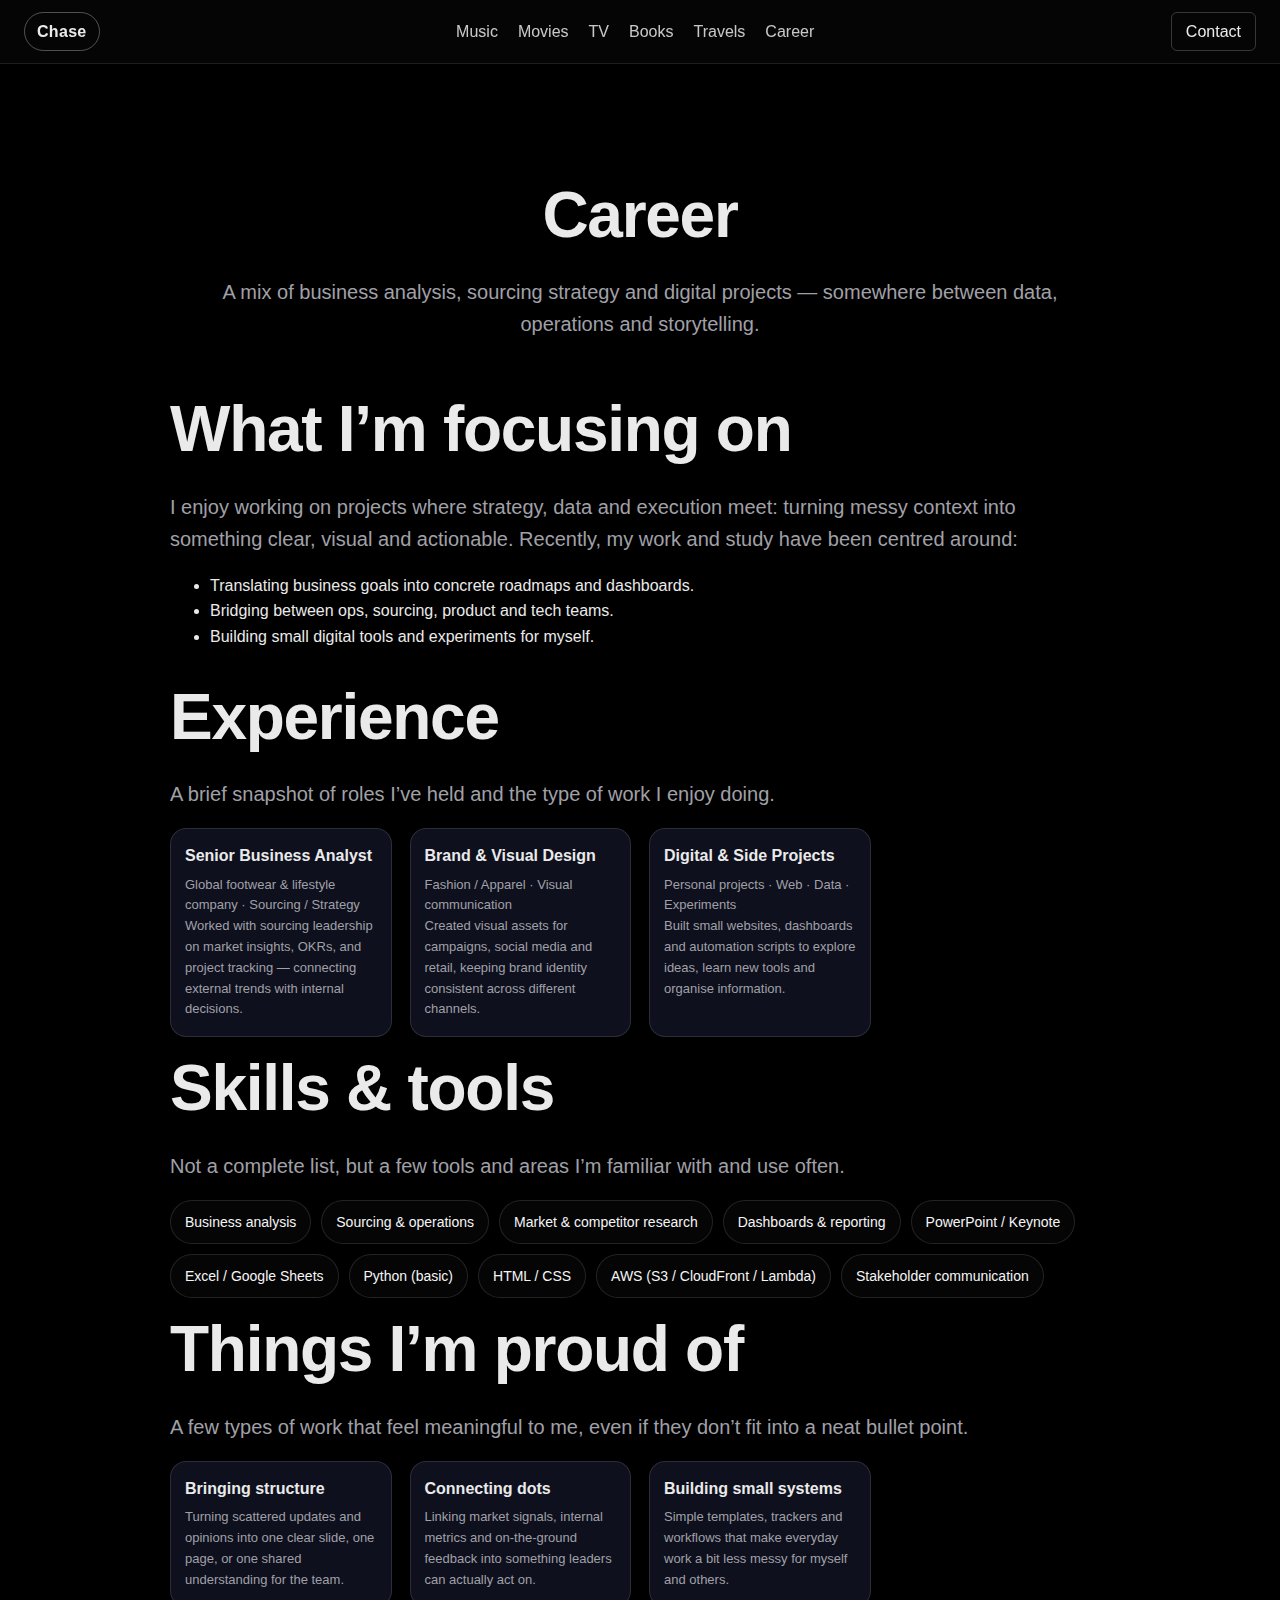
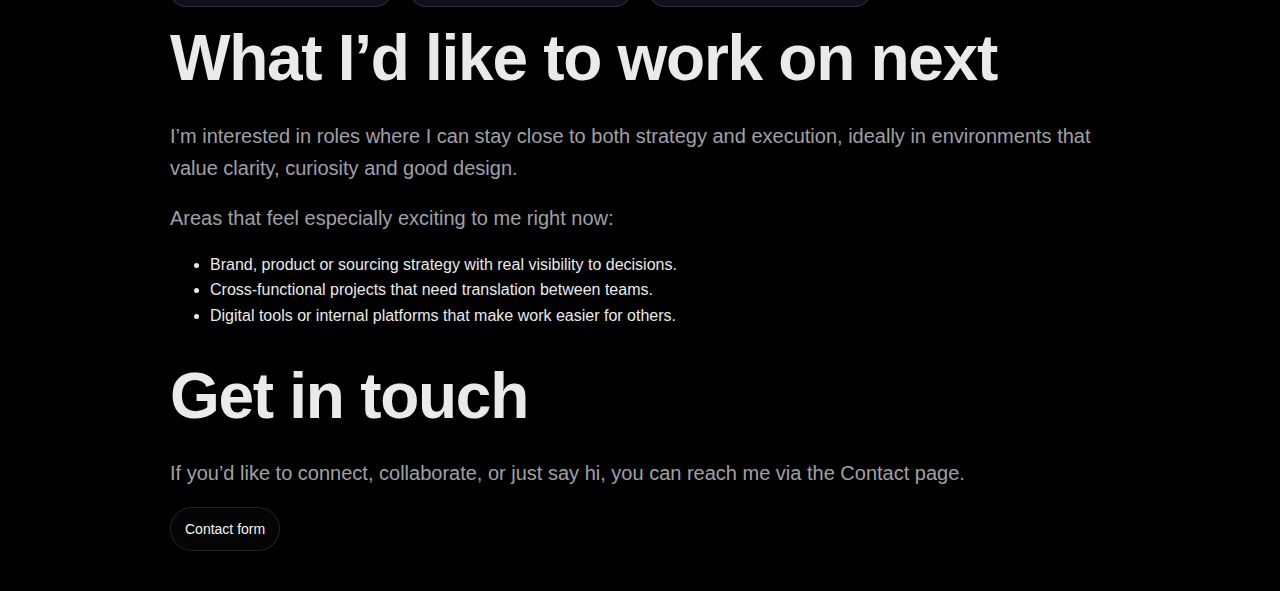
<file: career.html>
<!DOCTYPE html>
<html lang="en">

<head>
    <meta charset="UTF-8" />
    <meta name="viewport" content="width=device-width, initial-scale=1.0" />
    <title>Career | Chase Cui</title>
    <link rel="stylesheet" href="style.css" />
    <link rel="icon" href="/favicon.ico" type="image/x-icon">
</head>

<!-- career 页面：偏 portfolio / about me -->

<body class="career-page">
    <header class="nav">
        <a class="brand" href="index.html#top">Chase</a>
        <nav class="menu">
            <a href="music.html">Music</a>
            <a href="movies.html">Movies</a>
            <a href="tv.html">TV</a>
            <a href="books.html">Books</a>
            <a href="travels.html">Travels</a>
            <a href="career.html">Career</a>
        </nav>
        <a class="contact-btn" href="contact.html">Contact</a>
    </header>

    <div class="content-wrapper">

        <!-- Hero：一句话介绍你的职业身份 / 方向 -->
        <section class="hero">
            <h1>Career</h1>
            <p>
                A mix of business analysis, sourcing strategy and digital projects —
                somewhere between data, operations and storytelling.
            </p>
        </section>

        <!-- Section 1：Current focus / 简短自我介绍 -->
        <section class="content-section" id="current-focus">
            <h2>What I’m focusing on</h2>
            <p>
                I enjoy working on projects where strategy, data and execution meet:
                turning messy context into something clear, visual and actionable.
                Recently, my work and study have been centred around:
            </p>

            <ul>
                <li>Translating business goals into concrete roadmaps and dashboards.</li>
                <li>Bridging between ops, sourcing, product and tech teams.</li>
                <li>Building small digital tools and experiments for myself.</li>
            </ul>
        </section>

        <!-- Section 2：Experience 用卡片简单列出几段经历 -->
        <section class="content-section" id="experience">
            <h2>Experience</h2>
            <p>
                A brief snapshot of roles I’ve held and the type of work I enjoy doing.
            </p>

            <div class="grid-cards">
                <!-- 下面的内容你之后可以按真实履历改 -->
                <article class="card">
                    <div class="card__body">
                        <h3 class="card__title">Senior Business Analyst</h3>
                        <p class="card__meta">
                            Global footwear & lifestyle company · Sourcing / Strategy
                        </p>
                        <p class="card__meta">
                            Worked with sourcing leadership on market insights, OKRs, and
                            project tracking — connecting external trends with internal decisions.
                        </p>
                    </div>
                </article>

                <article class="card">
                    <div class="card__body">
                        <h3 class="card__title">Brand & Visual Design</h3>
                        <p class="card__meta">
                            Fashion / Apparel · Visual communication
                        </p>
                        <p class="card__meta">
                            Created visual assets for campaigns, social media and retail,
                            keeping brand identity consistent across different channels.
                        </p>
                    </div>
                </article>

                <article class="card">
                    <div class="card__body">
                        <h3 class="card__title">Digital & Side Projects</h3>
                        <p class="card__meta">
                            Personal projects · Web · Data · Experiments
                        </p>
                        <p class="card__meta">
                            Built small websites, dashboards and automation scripts to
                            explore ideas, learn new tools and organise information.
                        </p>
                    </div>
                </article>
            </div>
        </section>

        <!-- Section 3：Skills & tools -->
        <section class="content-section" id="skills">
            <h2>Skills & tools</h2>
            <p>
                Not a complete list, but a few tools and areas I’m familiar with and use often.
            </p>

            <!-- 这里用 pill-links 做“技能标签” -->
            <ul class="pill-links">
                <li><a href="#">Business analysis</a></li>
                <li><a href="#">Sourcing & operations</a></li>
                <li><a href="#">Market & competitor research</a></li>
                <li><a href="#">Dashboards & reporting</a></li>
                <li><a href="#">PowerPoint / Keynote</a></li>
                <li><a href="#">Excel / Google Sheets</a></li>
                <li><a href="#">Python (basic)</a></li>
                <li><a href="#">HTML / CSS</a></li>
                <li><a href="#">AWS (S3 / CloudFront / Lambda)</a></li>
                <li><a href="#">Stakeholder communication</a></li>
            </ul>
        </section>

        <!-- Section 4：Highlights / things I’m proud of -->
        <section class="content-section" id="highlights">
            <h2>Things I’m proud of</h2>
            <p>
                A few types of work that feel meaningful to me, even if they don’t fit into a neat bullet point.
            </p>

            <div class="grid-cards">
                <article class="card">
                    <div class="card__body">
                        <h3 class="card__title">Bringing structure</h3>
                        <p class="card__meta">
                            Turning scattered updates and opinions into one clear slide,
                            one page, or one shared understanding for the team.
                        </p>
                    </div>
                </article>

                <article class="card">
                    <div class="card__body">
                        <h3 class="card__title">Connecting dots</h3>
                        <p class="card__meta">
                            Linking market signals, internal metrics and on-the-ground
                            feedback into something leaders can actually act on.
                        </p>
                    </div>
                </article>

                <article class="card">
                    <div class="card__body">
                        <h3 class="card__title">Building small systems</h3>
                        <p class="card__meta">
                            Simple templates, trackers and workflows that make
                            everyday work a bit less messy for myself and others.
                        </p>
                    </div>
                </article>
            </div>
        </section>

        <!-- Section 5：What I’d like to work on next -->
        <section class="content-section" id="next">
            <h2>What I’d like to work on next</h2>
            <p>
                I’m interested in roles where I can stay close to both strategy and execution,
                ideally in environments that value clarity, curiosity and good design.
            </p>

            <p>
                Areas that feel especially exciting to me right now:
            </p>
            <ul>
                <li>Brand, product or sourcing strategy with real visibility to decisions.</li>
                <li>Cross-functional projects that need translation between teams.</li>
                <li>Digital tools or internal platforms that make work easier for others.</li>
            </ul>
        </section>

        <!-- Section 6：简短 CTA，可以以后挂简历或 LinkedIn -->
        <section class="content-section" id="contact-career">
            <h2>Get in touch</h2>
            <p>
                If you’d like to connect, collaborate, or just say hi, you can reach me via the Contact page.
            </p>

            <!-- 这里可以以后换成真正的链接，比如 LinkedIn / PDF 简历 -->
            <ul class="pill-links">
                <li><a href="contact.html">Contact form</a></li>
                <!-- <li><a href="#" target="_blank" rel="noopener noreferrer">Download CV (coming soon)</a></li> -->
            </ul>
        </section>

    </div>

</body>

</html>
</file>
<file: style.css>
:root {
    --text: #eaeaea;
    --muted: #a0a0a8;
    --accent: #0071e3;
    --overlay: rgba(0, 0, 0, 0.45);
    --panel-blur: 12px;
    --radius: 18px;
    --shadow: 0 24px 70px rgba(0, 0, 0, 0.6);
    --header-h: 64px;
    --border: rgba(255, 255, 255, 0.12);
    --glow: rgba(0, 113, 227, 0.45);
    --card: rgba(15, 18, 32, 0.9);
    --fg: #f5f5f7;
}

* {
    box-sizing: border-box;
}

html,
body {
    height: 100%;
}

/* Base */
body {
    margin: 0;
    color: var(--text);
    font-family: -apple-system, BlinkMacSystemFont, "Segoe UI", Roboto, Helvetica, Arial, sans-serif;
    line-height: 1.6;
    -webkit-font-smoothing: antialiased;
    text-rendering: optimizeLegibility;
    background-color: #000;
    padding-top: calc(var(--header-h) + env(safe-area-inset-top));
}

/* Top navigation */
.nav {
    position: fixed;
    inset: 0 0 auto 0;
    height: 64px;
    display: grid;
    grid-template-columns: auto 1fr auto;
    align-items: center;
    padding: 0 24px;
    z-index: 100;
    backdrop-filter: blur(var(--panel-blur));
    background: rgba(10, 10, 10, 0.45);
    border-bottom: 1px solid rgba(255, 255, 255, 0.1);
}

.brand {
    justify-self: start;
    color: var(--text);
    text-decoration: none;
    font-weight: 600;
    letter-spacing: .3px;
    padding: 6px 12px;
    border: 1px solid rgba(255, 255, 255, .3);
    border-radius: 999px;
    transition: 0.2s;
}

.brand:hover {
    border-color: rgba(255, 255, 255, 0.6);
}

.menu {
    display: flex;
    gap: 20px;
    justify-content: center;
}

.menu a {
    color: var(--text);
    text-decoration: none;
    opacity: .85;
}

.menu a:hover {
    opacity: 1;
}

.contact-btn {
    padding: 6px 14px;
    border-radius: 6px;
    border: 1px solid rgba(255, 255, 255, 0.2);
    color: var(--text);
    text-decoration: none;
    transition: 0.25s ease;
}

.contact-btn:hover {
    background: rgba(255, 255, 255, 0.1);
    border-color: rgba(255, 255, 255, 0.4);
}

/* 通用页面容器：所有页面主内容区建议包一层 .page */
.page {
    padding-top: var(--header-h);
}

/* Scroll stack container（如果某些页面用到全屏滚动） */
.stack {
    position: relative;
    height: 100vh;
    overflow-y: auto;
    scroll-snap-type: y mandatory;
}

/* Fullscreen panels that overlap as you scroll */
.panel {
    position: sticky;
    top: 0;
    height: 100vh;
    display: grid;
    place-items: center;
    text-align: center;
    scroll-snap-align: start;
    overflow: hidden;
}

.plain {
    background: #000;
}

/* Background for image panels */
.image {
    background-image: var(--bg);
    background-size: cover;
    background-position: center;
}

/* Background for video panels */
.bg-video {
    position: absolute;
    inset: 0;
    width: 100%;
    height: 100%;
    object-fit: cover;
}

/* Subtle dark overlay so text always reads */
.panel::before {
    content: "";
    position: absolute;
    inset: 0;
    background: var(--overlay);
    z-index: 1;
    pointer-events: none;
}

/* Centered text block */
.text {
    position: relative;
    z-index: 2;
    max-width: 680px;
    padding: 24px;
    filter: drop-shadow(0 6px 24px rgba(0, 0, 0, 0.6));
    animation: rise 700ms ease both;
}

@keyframes rise {
    from {
        opacity: 0;
        transform: translateY(10px)
    }

    to {
        opacity: 1;
        transform: none
    }
}

h1,
h2 {
    margin: 0 0 10px;
    font-size: clamp(32px, 5.5vw, 64px);
    letter-spacing: -0.02em;
}

p {
    margin: 0 0 18px;
    color: var(--muted);
    font-size: clamp(16px, 2.2vw, 20px);
}

/* CTA buttons */
.cta {
    display: inline-block;
    padding: 10px 16px;
    border-radius: var(--radius);
    background: var(--accent);
    color: #fff;
    text-decoration: none;
    font-weight: 600;
    box-shadow: 0 10px 30px rgba(0, 113, 227, 0.35);
    transition: transform .15s ease, opacity .2s ease;
}

.cta:hover {
    transform: translateY(-1px);
    opacity: .95;
}

/* Responsive tweaks */
@media (max-width: 960px) {
    .text {
        padding: 18px;
    }
}

/* Spotify embed styling */
.spotify-wrap {
    position: relative;
    border-radius: 16px;
    padding: 10px;
    background: linear-gradient(180deg, rgba(122, 166, 255, .18), rgba(122, 166, 255, 0));
    box-shadow: 0 0 0 1px var(--border), 0 16px 60px -30px var(--glow);
    animation: breathe 6s ease-in-out infinite;
}

.spotify-wrap iframe {
    display: block;
    border: 0;
    width: 100%
}

@keyframes breathe {

    0%,
    100% {
        box-shadow: 0 0 0 1px var(--border), 0 16px 60px -30px var(--glow)
    }

    50% {
        box-shadow: 0 0 0 1px var(--border), 0 22px 90px -28px var(--glow)
    }
}

/* Featured grid（适合 music / movies / books 等） */
.section--grid {
    padding-top: 16px
}

.grid-cards {
    display: grid;
    grid-template-columns: repeat(4, 1fr);
    gap: 18px;
}

@media (max-width:1000px) {
    .grid-cards {
        grid-template-columns: repeat(3, 1fr);
    }
}

@media (max-width:720px) {
    .grid-cards {
        grid-template-columns: repeat(2, 1fr);
    }
}

@media (max-width:460px) {
    .grid-cards {
        grid-template-columns: 1fr;
    }
}

/* 通用卡片（grid 用） */
.card {
    background: var(--card);
    border: 1px solid var(--border);
    border-radius: 16px;
    overflow: hidden;
    transition: transform .35s ease, box-shadow .35s ease, border-color .35s ease;
}

.card__link {
    display: block;
    color: inherit;
    text-decoration: none
}

.card__img {
    display: block;
    width: 100%;
    height: 180px;
    object-fit: cover;
    background: #0f1220;
}

.card__body {
    padding: 14px 14px 16px
}

.card__title {
    margin: 0 0 6px 0;
    font-size: 16px;
    font-weight: 600
}

.card__meta {
    margin: 0;
    color: var(--muted);
    font-size: 13px
}

.card:hover {
    transform: translateY(-4px);
    border-color: rgba(122, 166, 255, .35);
    box-shadow: 0 16px 50px -28px var(--glow);
}

/* Quotes with CSS-only crossfade */
.quotes {
    position: relative;
    min-height: 40px;
    padding: 12px 0 4px;
}

.quote {
    position: absolute;
    inset: 0;
    display: flex;
    align-items: center;
    justify-content: center;
    text-align: center;
    color: var(--muted);
    opacity: 0;
    animation: quoteCycle 18s infinite;
    padding: 0 12px;
}

.quote.q1 {
    animation-delay: 0s
}

.quote.q2 {
    animation-delay: 6s
}

.quote.q3 {
    animation-delay: 12s
}

@keyframes quoteCycle {
    0% {
        opacity: 0;
        transform: translateY(6px)
    }

    6% {
        opacity: 1;
        transform: none
    }

    28% {
        opacity: 1
    }

    33% {
        opacity: 0
    }

    100% {
        opacity: 0
    }
}

/* Pill links */
.section--links {
    padding-top: 12px
}

.pill-links {
    list-style: none;
    padding: 0;
    margin: 6px 0 0;
    display: flex;
    flex-wrap: wrap;
    gap: 10px;
}

.pill-links a {
    display: inline-block;
    padding: 10px 14px;
    border-radius: 100px;
    border: 1px solid var(--border);
    background: rgba(255, 255, 255, .02);
    color: var(--fg);
    text-decoration: none;
    font-size: 14px;
    transition: border-color .25s ease, background .25s ease;
}

.pill-links a:hover {
    border-color: rgba(122, 166, 255, .35);
    background: rgba(122, 166, 255, .08);
}

/* Footer */
.footer__inner {
    display: flex;
    align-items: center;
    justify-content: space-between;
    gap: 12px;
    padding: 16px 0;
    color: var(--muted);
}

.tiny-link {
    color: var(--muted);
    text-decoration: none
}

.tiny-link:hover {
    color: var(--fg)
}

footer {
    text-align: center;
    padding: 40px 0;
    color: #666;
    font-size: 0.9em;
}

/* Now playing card（music 页专用） */
.nowplaying-card {
    display: flex;
    gap: 16px;
    align-items: center;
    padding: 12px;
    border: 1px solid var(--border);
    border-radius: 16px;
    background: linear-gradient(180deg, rgba(122, 166, 255, .10), rgba(122, 166, 255, 0));
    box-shadow: 0 10px 40px -24px var(--glow);
}

.np-cover {
    width: 96px;
    height: 96px;
    border-radius: 12px;
    background: #0f1220 center/cover no-repeat;
    flex: 0 0 auto;
}

.np-meta {
    display: flex;
    flex-direction: column;
    gap: 4px;
    min-width: 0
}

.np-title {
    font-weight: 600;
    font-size: 16px;
    white-space: nowrap;
    overflow: hidden;
    text-overflow: ellipsis
}

.np-artist,
.np-album {
    color: var(--muted);
    font-size: 13px;
    white-space: nowrap;
    overflow: hidden;
    text-overflow: ellipsis
}

.recent-grid .card__img {
    height: 160px
}

/* Hero & section layout（music 页面顶部 + 其他页面可共用） */
.hero {
    text-align: center;
    padding: 80px 20px 40px;
}


/* Quiz cards */
.quiz .q-block {
    background: rgba(255, 255, 255, 0.05);
    padding: 24px;
    border-radius: 20px;
    margin-bottom: 28px;
}

.q-block h3 {
    margin: 0 0 16px;
    font-size: 1.25rem;
}

.options {
    display: grid;
    grid-template-columns: repeat(auto-fit, minmax(210px, 1fr));
    gap: 14px;
}

/* Quiz里的卡片用 .options .card，避免影响全局 grid-cards */
.options .card {
    display: block;
    border-radius: 16px;
    background: rgba(255, 255, 255, 0.04);
    border: 1px solid rgba(255, 255, 255, 0.08);
    transition: transform 0.18s ease, background 0.18s ease, border-color 0.18s ease, box-shadow 0.18s ease;
    cursor: pointer;
    user-select: none;
}

.options .card:hover {
    transform: translateY(-2px);
    background: rgba(255, 255, 255, 0.07);
    border-color: rgba(255, 255, 255, 0.18);
    box-shadow: 0 6px 18px rgba(0, 0, 0, 0.35);
}

.options .card.selected {
    outline: none;
    border-color: #1db954;
    box-shadow: 0 0 0 2px rgba(29, 185, 84, 0.4);
}

.options .card input[type="radio"] {
    display: none;
}

.options .card .card-body {
    display: flex;
    align-items: center;
    gap: 12px;
    padding: 14px;
}

.avatar {
    width: 48px;
    height: 48px;
    border-radius: 50%;
    background-size: cover;
    background-position: center;
    background-color: #222;
    margin-bottom: 6px;
}

.avatar.has-img::before {
    content: "";
    position: absolute;
    inset: 0;
    background-image: var(--avatar);
    background-size: cover;
    background-position: center;
    border-radius: 50%;
}

/* Buttons and results */
.submit-btn {
    margin-top: 12px;
    padding: 10px 18px;
    background: #1db954;
    border: none;
    color: white;
    border-radius: 10px;
    font-weight: 650;
    cursor: pointer;
    transition: 0.2s ease-in-out;
}

.submit-btn:hover {
    background: #18a34a;
}

.result {
    margin-top: 10px;
    font-style: italic;
    color: #ccc;
}

/* Animations for quiz feedback */
.correct {
    color: #1db954;
    text-shadow: 0 0 8px rgba(29, 185, 84, 0.75);
}

.wrong {
    color: #ff6b6b;
}

.fade-in {
    animation: fadeIn 0.5s ease;
}

.shake {
    animation: shake 0.5s ease;
}

.pulse {
    animation: pulse 0.7s ease-out;
}

.shake-card {
    animation: shake 0.4s ease;
}

@keyframes fadeIn {
    from {
        opacity: 0;
        transform: translateY(4px);
    }

    to {
        opacity: 1;
        transform: translateY(0);
    }
}

@keyframes shake {

    0%,
    100% {
        transform: translateX(0);
    }

    20%,
    60% {
        transform: translateX(-6px);
    }

    40%,
    80% {
        transform: translateX(6px);
    }
}

@keyframes pulse {
    0% {
        box-shadow: 0 0 0 0 rgba(29, 185, 84, 0.5);
    }

    100% {
        box-shadow: 0 0 0 14px rgba(29, 185, 84, 0);
    }
}

/* Recommend block */
.recommend {
    background: rgba(255, 255, 255, 0.05);
    padding: 30px;
    border-radius: 20px;
    text-align: center;
    transition: background 0.3s;
}

.recommend:hover {
    background: rgba(255, 255, 255, 0.08);
}

#recommendForm {
    display: flex;
    flex-direction: column;
    align-items: center;
}

/* 通用 input/textarea/button 样式（目前主要用于 Recommend） */
input,
textarea {
    width: 90%;
    max-width: 520px;
    padding: 12px;
    border-radius: 10px;
    border: none;
    margin-top: 10px;
    font-size: 1em;
    color: #f5f5f7;
    background: rgba(255, 255, 255, 0.08);
}

textarea {
    resize: vertical;
    min-height: 90px;
}

button[type="submit"] {
    margin-top: 15px;
    padding: 10px 25px;
    background: #1db954;
    border: none;
    color: white;
    border-radius: 8px;
    cursor: pointer;
    font-weight: 600;
    transition: 0.3s;
}

button[type="submit"]:hover {
    background: #18a34a;
}

/* =========================================================
   UNIVERSAL PAGE LAYOUT FIX
   首页（home-page）继续使用原来的全屏布局
   其他页面使用窄版居中布局（避免被全局设置拉宽）
   ========================================================= */

/* 其他页面的统一内容宽度（music/movies/books/...） */
.page-standard {
    max-width: 980px;
    margin: 0 auto;
    padding: 80px 24px 40px;
}

/* 如果页面 body 上不含 home-page，则自动使用窄版布局 */
body:not(.home-page) .panel,
body:not(.home-page) .stack,
body:not(.home-page) .page {
    width: 100%;
    height: auto;
    position: static;
    scroll-snap-type: none;
}

/* 禁用非首页的 sticky 全屏特性 */
body:not(.home-page) .panel {
    display: block;
    height: auto;
    padding: 0;
    background: none;
}

/* 非首页移除 overlay */
body:not(.home-page) .panel::before {
    display: none;
}

/* 非首页正文容器样式（你以后所有内容写进这个容器里） */
body:not(.home-page) .content-wrapper {
    max-width: 980px;
    margin: 0 auto;
    padding: 40px 20px;
}

/* 让 grid-cards 在非首页保持正常宽度，不铺满全屏 */
body:not(.home-page) .grid-cards {
    max-width: 980px;
    margin: 0 auto;
}

/* Hero 在非首页也居中、固定宽度 */
body:not(.home-page) .hero {
    max-width: 900px;
    margin: 0 auto;
    padding: 60px 20px 20px;
}

/* Inline section images */
.section-image {
    width: 100%;
    max-width: 100%;
    display: block;
    margin: 20px 0;
    border-radius: 16px;
    height: auto;
    object-fit: cover;
    box-sizing: border-box;
}

/* 让 hero 里的 h1 永远最大 */
.music-page .hero h1 {
    font-size: 4.8rem !important;
    line-height: 1.2;
    margin-bottom: 10px;
}

/* 让 section 里的 h2 比 h1 小一档 */
.music-page h2 {
    font-size: 3.8rem !important;
    font-weight: 600;
    margin-bottom: 6px;
}
</file>
